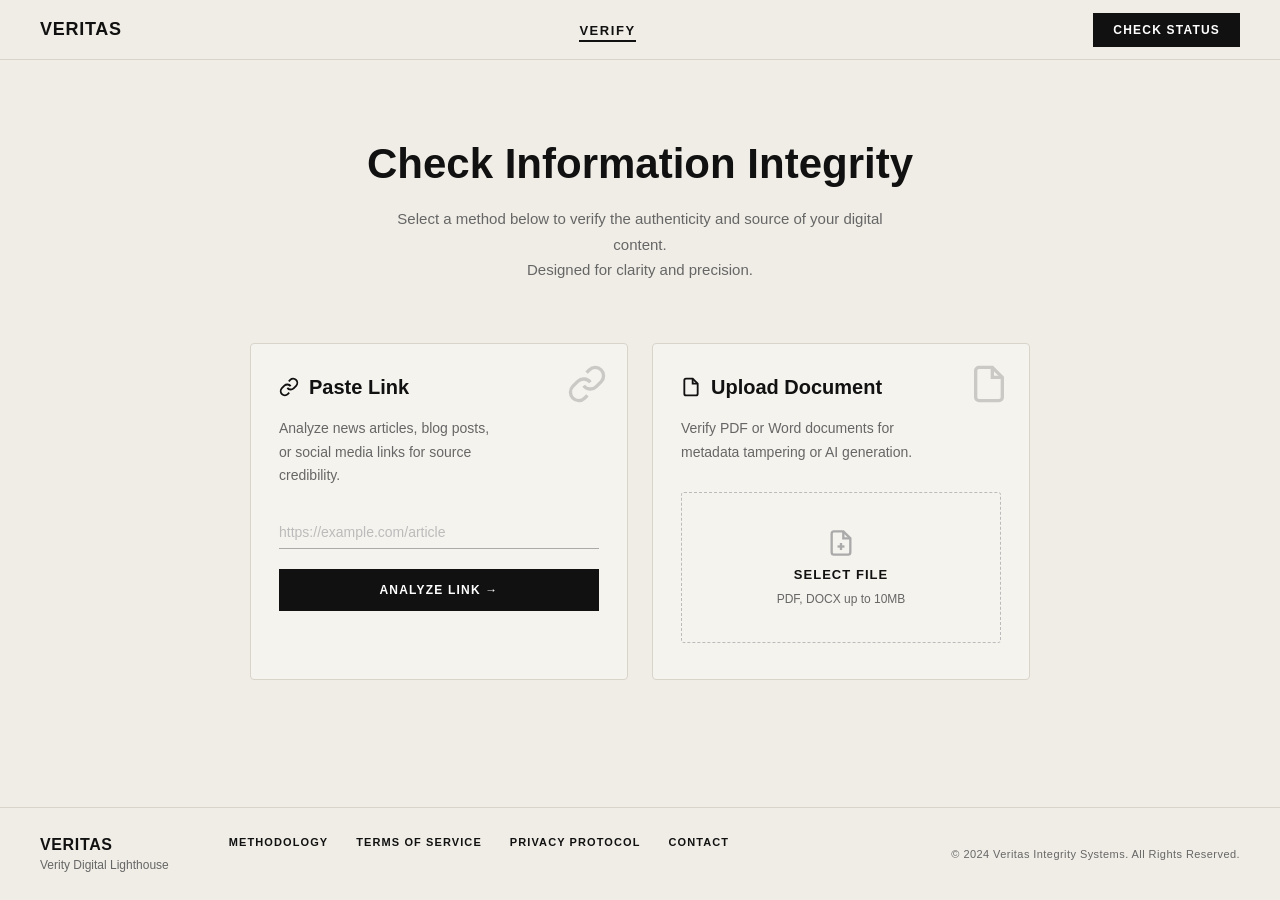
<file: index.html>
<!DOCTYPE html>
<html lang="en">
<head>
    <meta charset="UTF-8">
    <meta name="viewport" content="width=device-width, initial-scale=1.0">
    <title>Veritas</title>
    <link rel="stylesheet" href="shared.css">
    <link rel="stylesheet" href="index.css">

</head>
<body>
      <!-- NAV -->
  <nav>
    <div class="nav-logo">Veritas</div>
    <div class="nav-center"><a href="#">Verify</a></div>
    <div class="nav-right">
      <button class="btn-check">Check Status</button>
    </div>
  </nav>
 
  <!-- MAIN -->
  <main>
    <h1 class="hero-title">Check Information Integrity</h1>
    <p class="hero-sub">
      Select a method below to verify the authenticity and source of your digital content.<br>
      Designed for clarity and precision.
    </p>
 
    <div class="cards">
 
      <!-- Card 1: Paste Link -->
      <div class="card">
        <div class="card-icon-corner">
          <svg viewBox="0 0 24 24" fill="none" stroke="currentColor" stroke-width="2">
            <path d="M10 13a5 5 0 0 0 7.54.54l3-3a5 5 0 0 0-7.07-7.07l-1.72 1.71"/>
            <path d="M14 11a5 5 0 0 0-7.54-.54l-3 3a5 5 0 0 0 7.07 7.07l1.71-1.71"/>
          </svg>
        </div>
        <div class="card-title">
          <svg viewBox="0 0 24 24" fill="none" stroke="currentColor" stroke-width="2.2">
            <path d="M10 13a5 5 0 0 0 7.54.54l3-3a5 5 0 0 0-7.07-7.07l-1.72 1.71"/>
            <path d="M14 11a5 5 0 0 0-7.54-.54l-3 3a5 5 0 0 0 7.07 7.07l1.71-1.71"/>
          </svg>
          Paste Link
        </div>
        <p class="card-desc">
          Analyze news articles, blog posts,<br>
          or social media links for source<br>
          credibility.
        </p>
        <input class="link-input" id="link-input" type="url" placeholder="https://example.com/article" />
        <a href="result.html" class="btn-analyze">Analyze Link →</a>
      </div>
 
      <!-- Card 2: Upload Document -->
      <div class="card">
        <div class="card-icon-corner">
          <svg viewBox="0 0 24 24" fill="none" stroke="currentColor" stroke-width="2">
            <path d="M14 2H6a2 2 0 0 0-2 2v16a2 2 0 0 0 2 2h12a2 2 0 0 0 2-2V8z"/>
            <polyline points="14 2 14 8 20 8"/>
          </svg>
        </div>
        <div class="card-title">
          <svg viewBox="0 0 24 24" fill="none" stroke="currentColor" stroke-width="2.2">
            <path d="M14 2H6a2 2 0 0 0-2 2v16a2 2 0 0 0 2 2h12a2 2 0 0 0 2-2V8z"/>
            <polyline points="14 2 14 8 20 8"/>
          </svg>
          Upload Document
        </div>
        <p class="card-desc">
          Verify PDF or Word documents for<br>
          metadata tampering or AI generation.
        </p>
        <div class="upload-zone" id="upload-zone">
          <svg viewBox="0 0 24 24" fill="none" stroke="currentColor" stroke-width="2">
            <path d="M14 2H6a2 2 0 0 0-2 2v16a2 2 0 0 0 2 2h12a2 2 0 0 0 2-2V8z"/>
            <polyline points="14 2 14 8 20 8"/>
            <line x1="12" y1="18" x2="12" y2="12"/>
            <line x1="9" y1="15" x2="15" y2="15"/>
          </svg>
          <span class="select-label">Select File</span>
          <span class="select-hint">PDF, DOCX up to 10MB</span>
        </div>
        <input type="file" id="file-input" accept=".pdf,.docx" />
      </div>
 
    </div>
  </main>
 
  <!-- FOOTER -->
  <footer>
    <div class="footer-brand">
      <div class="brand-name">Veritas</div>
      <div class="brand-tagline">Verity Digital Lighthouse</div>
    </div>
    <div class="footer-links">
      <a href="#">Methodology</a>
      <a href="#">Terms of Service</a>
      <a href="#">Privacy Protocol</a>
      <a href="#">Contact</a>
    </div>
    <div class="footer-copy">© 2024 Veritas Integrity Systems. All Rights Reserved.</div>
  </footer>
 

    
</body>
</html>
</file>
<file: shared.css>
/* ===========================
   SHARED STYLES — VERITAS
   =========================== */

*, *::before, *::after {
  box-sizing: border-box;
  margin: 0;
  padding: 0;
}

:root {
  --bg: #f0ede6;
  --card-bg: #f5f3ee;
  --border: #d8d4ca;
  --text: #111;
  --muted: #666;
  --btn-bg: #111;
  --btn-text: #fff;
  --red: #c0392b;
  --red-bg: #fde8e6;
  --red-border: #f5c0bb;
  --dashed: #bbb;
}

body {
  font-family: 'Inter', sans-serif;
  background: var(--bg);
  color: var(--text);
  min-height: 100vh;
  display: flex;
  flex-direction: column;
}

/* ---- NAVBAR ---- */
nav {
  display: flex;
  align-items: center;
  justify-content: space-between;
  padding: 0 40px;
  height: 60px;
  border-bottom: 1px solid var(--border);
  background: var(--bg);
}

.nav-logo {
  font-size: 18px;
  font-weight: 700;
  letter-spacing: 0.04em;
  text-transform: uppercase;
}

.nav-center a {
  font-size: 13px;
  font-weight: 600;
  letter-spacing: 0.12em;
  text-transform: uppercase;
  text-decoration: none;
  color: var(--text);
  border-bottom: 2px solid var(--text);
  padding-bottom: 2px;
}

.nav-right .btn-check {
  padding: 10px 20px;
  font-size: 12px;
  font-weight: 700;
  letter-spacing: 0.1em;
  text-transform: uppercase;
  cursor: pointer;
  font-family: inherit;
}

/* ---- FOOTER ---- */
footer {
  border-top: 1px solid var(--border);
  padding: 28px 40px;
  display: flex;
  align-items: flex-start;
  gap: 60px;
  background: var(--bg);
}

.footer-brand .brand-name {
  font-size: 16px;
  font-weight: 700;
  letter-spacing: 0.04em;
  text-transform: uppercase;
  margin-bottom: 4px;
}

.footer-brand .brand-tagline {
  font-size: 12px;
  color: var(--muted);
}

.footer-links {
  display: flex;
  gap: 28px;
  align-items: center;
  flex: 1;
}

.footer-links a {
  font-size: 11px;
  font-weight: 600;
  letter-spacing: 0.1em;
  text-transform: uppercase;
  text-decoration: none;
  color: var(--text);
}

.footer-copy {
  font-size: 11px;
  color: var(--muted);
  letter-spacing: 0.04em;
  align-self: center;
  margin-left: auto;
}
</file>
<file: index.css>
/* ===========================
   INDEX PAGE STYLES — VERITAS
   =========================== */

.nav-right .btn-check {
  background: var(--btn-bg);
  color: var(--btn-text);
  border: none;
}

/* ---- MAIN ---- */
main {
  flex: 1;
  display: flex;
  flex-direction: column;
  align-items: center;
  padding: 80px 20px 60px;
}

.hero-title {
  font-size: 42px;
  font-weight: 800;
  text-align: center;
  margin-bottom: 18px;
  line-height: 1.15;
}

.hero-sub {
  font-size: 15px;
  color: var(--muted);
  text-align: center;
  max-width: 540px;
  line-height: 1.7;
  margin-bottom: 60px;
}

/* ---- CARDS ---- */
.cards {
  display: flex;
  gap: 24px;
  justify-content: center;
  width: 100%;
  max-width: 780px;
}

.card {
  background: var(--card-bg);
  border: 1px solid var(--border);
  border-radius: 4px;
  padding: 32px 28px 36px;
  flex: 1;
  min-width: 0;
  position: relative;
}

.card-icon-corner {
  position: absolute;
  top: 20px;
  right: 20px;
  opacity: 0.18;
}

.card-icon-corner svg {
  width: 40px;
  height: 40px;
}

.card-title {
  display: flex;
  align-items: center;
  gap: 10px;
  font-size: 20px;
  font-weight: 700;
  margin-bottom: 18px;
}

.card-title svg {
  width: 20px;
  height: 20px;
}

.card-desc {
  font-size: 14px;
  color: var(--muted);
  line-height: 1.7;
  margin-bottom: 28px;
}

/* ---- PASTE LINK ---- */
.link-input {
  width: 100%;
  background: transparent;
  border: none;
  border-bottom: 1.5px solid #aaa;
  outline: none;
  font-size: 14px;
  font-family: inherit;
  color: var(--text);
  padding: 8px 0;
  margin-bottom: 20px;
  display: block;
}

.link-input::placeholder {
  color: #bbb;
}

.btn-analyze {
  display: block;
  width: 100%;
  background: var(--btn-bg);
  color: var(--btn-text);
  border: none;
  padding: 14px 20px;
  font-size: 12px;
  font-weight: 700;
  letter-spacing: 0.1em;
  text-transform: uppercase;
  cursor: pointer;
  text-align: center;
  text-decoration: none;
  font-family: inherit;
}

.btn-analyze:hover {
  background: #333;
}

/* ---- UPLOAD ZONE ---- */
.upload-zone {
  border: 1.5px dashed var(--dashed);
  border-radius: 3px;
  padding: 36px 20px;
  display: flex;
  flex-direction: column;
  align-items: center;
  gap: 10px;
  cursor: pointer;
  transition: border-color 0.2s;
}

.upload-zone:hover {
  border-color: #999;
}

.upload-zone svg {
  width: 28px;
  height: 28px;
  color: #aaa;
}

.upload-zone .select-label {
  font-size: 13px;
  font-weight: 700;
  letter-spacing: 0.08em;
  text-transform: uppercase;
}

.upload-zone .select-hint {
  font-size: 12px;
  color: var(--muted);
}

#file-input {
  display: none;
}
</file>
